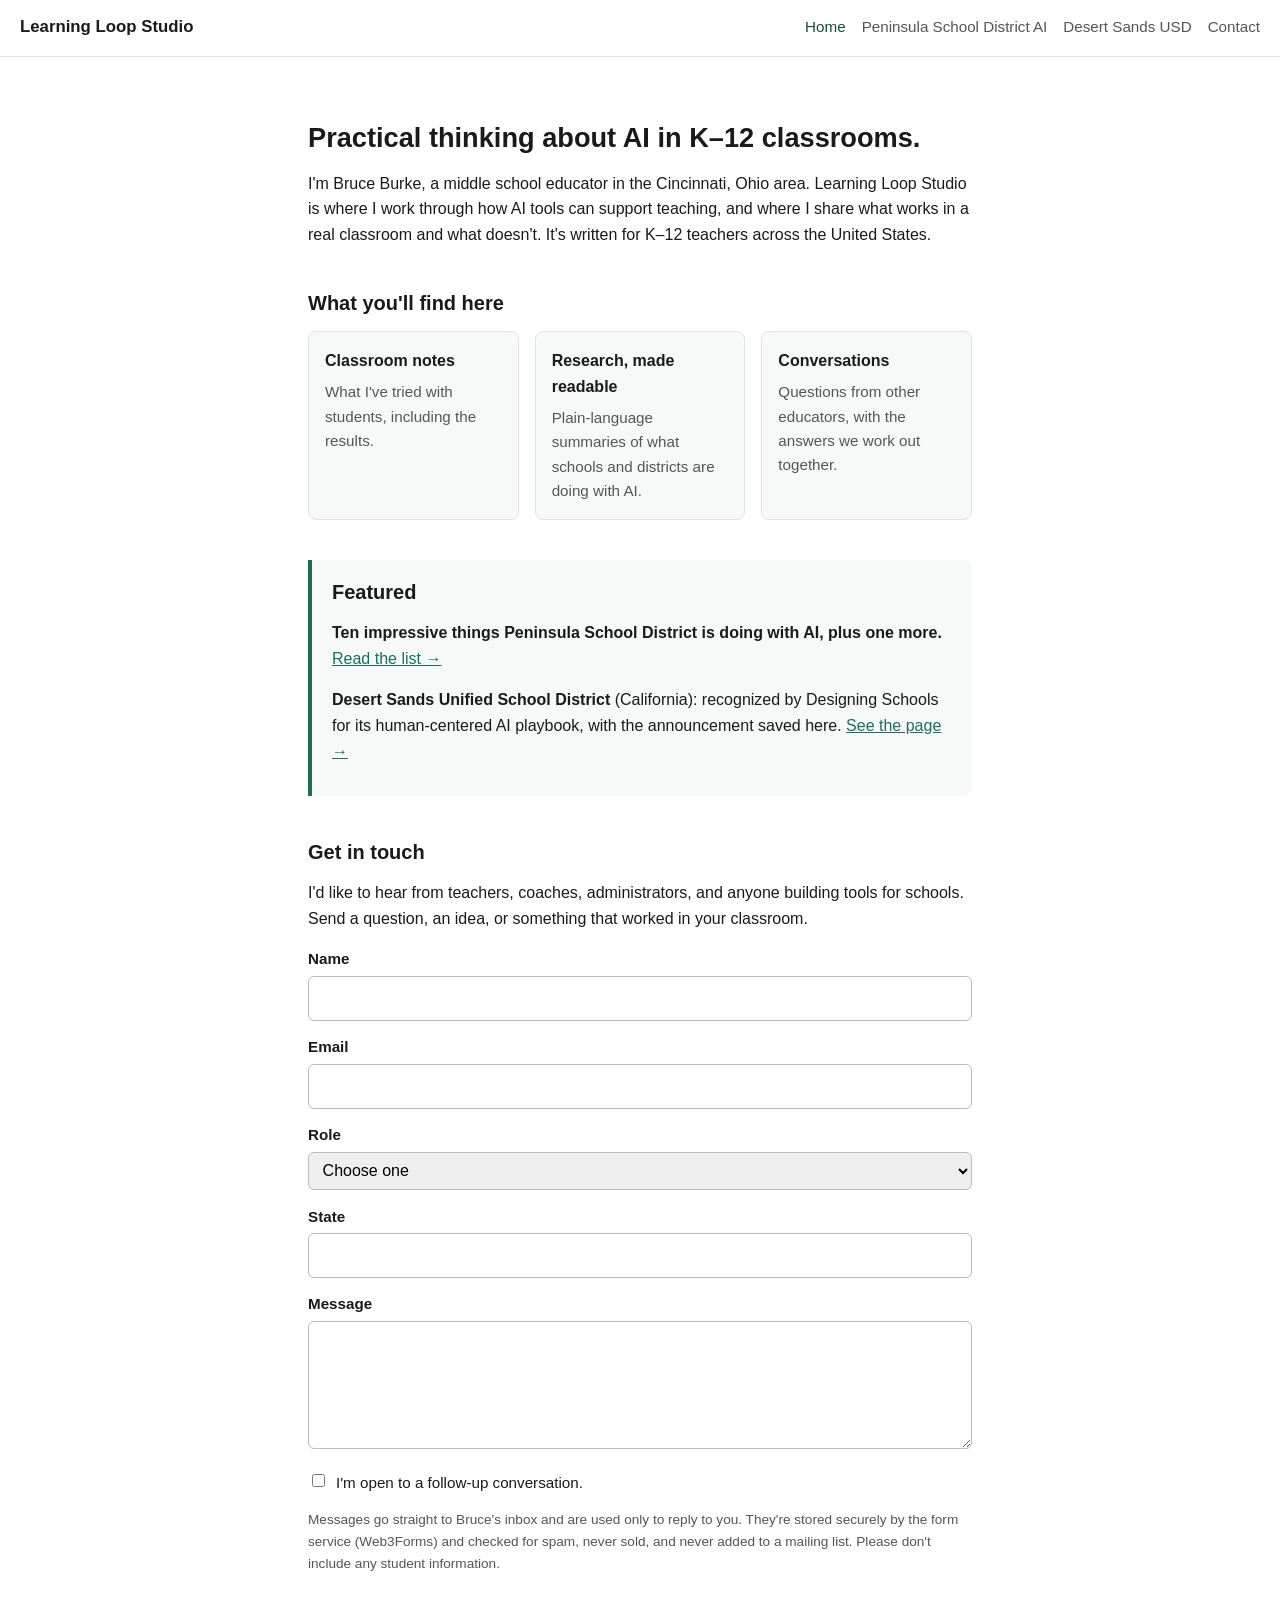
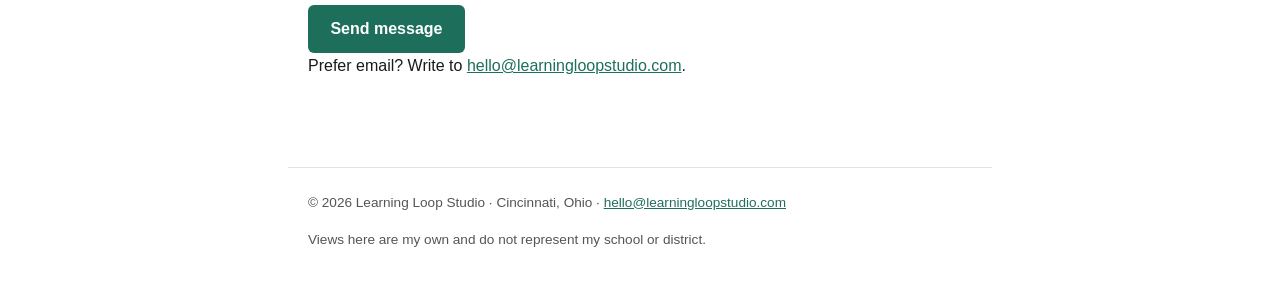
<file: index.html>
<!DOCTYPE html>
<html lang="en">
<head>
<meta charset="utf-8">
<meta name="viewport" content="width=device-width, initial-scale=1">
<title>Learning Loop Studio - Practical thinking about AI in K-12 classrooms</title>
<meta name="description" content="Learning Loop Studio: how AI tools can support teaching, from a middle school educator in the Cincinnati, Ohio area.">
<link rel="stylesheet" href="styles.css">
</head>
<body>

<header class="site-header">
  <a class="site-name" href="/">Learning Loop Studio</a>
  <nav class="site-nav" aria-label="Main">
    <a href="/" aria-current="page">Home</a>
    <a href="/district-ai-benchmark/">Peninsula School District AI</a>
    <a href="/desert-sands-unified/">Desert Sands USD</a>
    <a href="#contact">Contact</a>
  </nav>
</header>

<main>

  <section id="intro">
    <h1>Practical thinking about AI in K&ndash;12 classrooms.</h1>
    <p>I'm Bruce Burke, a middle school educator in the Cincinnati, Ohio area. Learning Loop Studio is where I work through how AI tools can support teaching, and where I share what works in a real classroom and what doesn't. It's written for K&ndash;12 teachers across the United States.</p>
  </section>

  <section id="what-youll-find">
    <h2>What you'll find here</h2>
    <div class="cards">
      <div class="card">
        <h3>Classroom notes</h3>
        <p>What I've tried with students, including the results.</p>
      </div>
      <div class="card">
        <h3>Research, made readable</h3>
        <p>Plain-language summaries of what schools and districts are doing with AI.</p>
      </div>
      <div class="card">
        <h3>Conversations</h3>
        <p>Questions from other educators, with the answers we work out together.</p>
      </div>
    </div>
  </section>

  <section class="featured" id="featured">
    <h2>Featured</h2>
    <p><strong>Ten impressive things Peninsula School District is doing with AI, plus one more.</strong> <a href="/district-ai-benchmark/">Read the list &rarr;</a></p>
    <p><strong>Desert Sands Unified School District</strong> (California): recognized by Designing Schools for its human-centered AI playbook, with the announcement saved here. <a href="/desert-sands-unified/">See the page &rarr;</a></p>
  </section>

  <section id="contact">
    <h2>Get in touch</h2>
    <p>I'd like to hear from teachers, coaches, administrators, and anyone building tools for schools. Send a question, an idea, or something that worked in your classroom.</p>

    <!-- Live form: posts to Web3Forms. Access key is public by design (Web3Forms docs). -->
    <form action="https://api.web3forms.com/submit" method="POST">
      <input type="hidden" name="access_key" value="55a91b27-3839-4c5e-a7f2-6f90789d5168">
      <input type="hidden" name="subject" value="New message from learningloopstudio.com">
      <div>
        <label for="name">Name</label>
        <input type="text" id="name" name="name" required>
      </div>
      <div>
        <label for="email">Email</label>
        <input type="email" id="email" name="email" required>
      </div>
      <div>
        <label for="role">Role</label>
        <select id="role" name="role">
          <option value="">Choose one</option>
          <option>Teacher</option>
          <option>Administrator</option>
          <option>Technology coach</option>
          <option>Developer</option>
          <option>Other</option>
        </select>
      </div>
      <div>
        <label for="state">State</label>
        <input type="text" id="state" name="state">
      </div>
      <div>
        <label for="message">Message</label>
        <textarea id="message" name="message" required></textarea>
      </div>
      <!-- Honeypot: hidden from people, catches bots. Keep hidden at launch. -->
      <div style="position:absolute;left:-9999px" aria-hidden="true">
        <label for="company">Company</label>
        <input type="text" id="company" name="company" tabindex="-1" autocomplete="off">
      </div>
      <div class="checkbox-row">
        <input type="checkbox" id="followup" name="followup">
        <label for="followup">I'm open to a follow-up conversation.</label>
      </div>
      <p class="privacy-note">Messages go straight to Bruce's inbox and are used only to reply to you. They're stored securely by the form service (Web3Forms) and checked for spam, never sold, and never added to a mailing list. Please don't include any student information.</p>
      <button type="submit">Send message</button>
    </form>
    <p>Prefer email? Write to <a href="mailto:hello@learningloopstudio.com">hello@learningloopstudio.com</a>.</p>
  </section>

</main>

<footer class="site-footer">
  <p>&copy; 2026 Learning Loop Studio &middot; Cincinnati, Ohio &middot; <a href="mailto:hello@learningloopstudio.com">hello@learningloopstudio.com</a></p>
  <p>Views here are my own and do not represent my school or district.</p>
</footer>

</body>
</html>
</file>
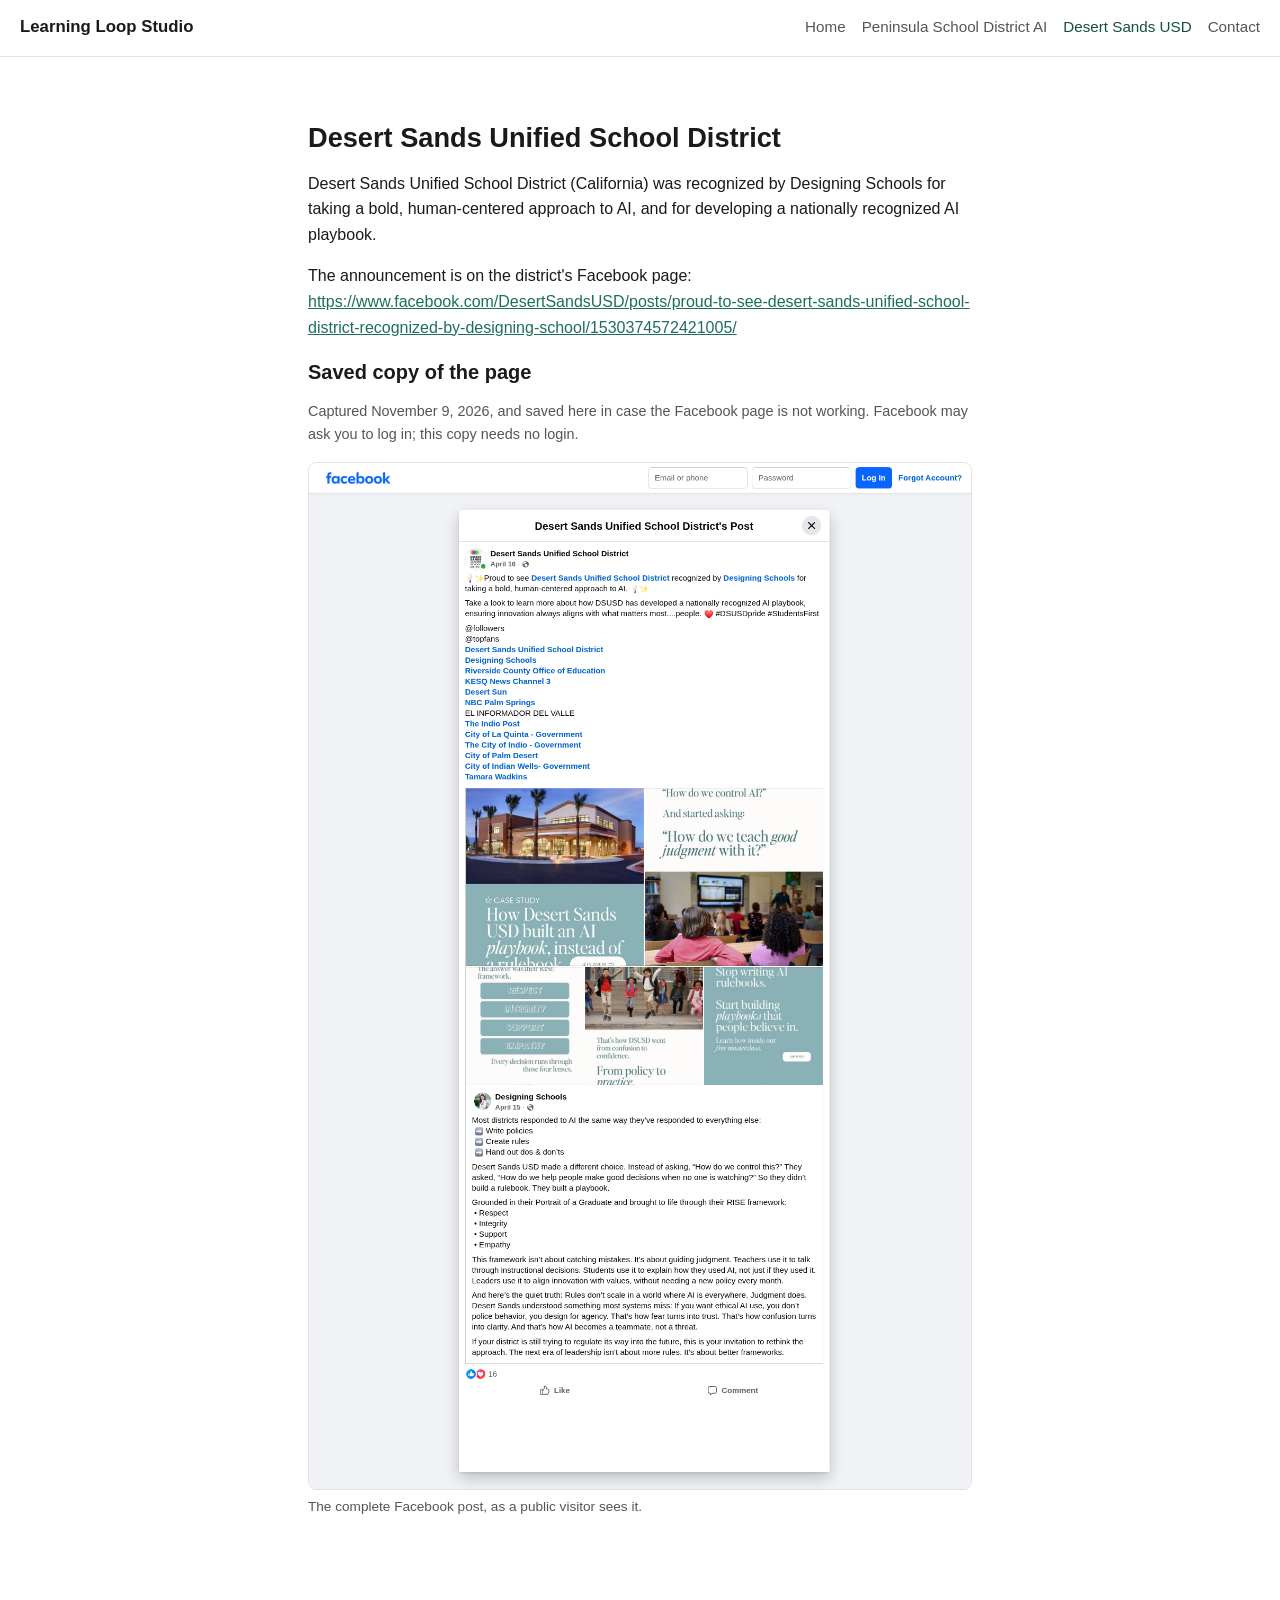
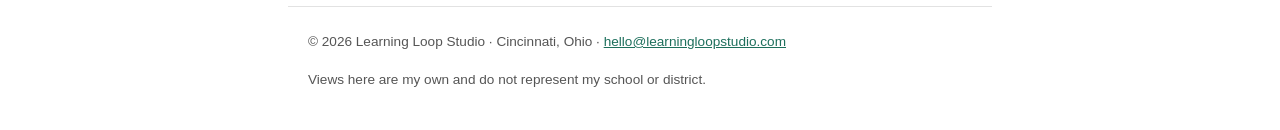
<file: desert-sands-unified/index.html>
<!DOCTYPE html>
<html lang="en">
<head>
<meta charset="utf-8">
<meta name="viewport" content="width=device-width, initial-scale=1">
<title>Desert Sands Unified School District - Learning Loop Studio</title>
<meta name="description" content="Desert Sands Unified School District recognized for its AI playbook: announcement link and saved capture.">
<link rel="stylesheet" href="/styles.css">
</head>
<body>

<header class="site-header">
  <a class="site-name" href="/">Learning Loop Studio</a>
  <nav class="site-nav" aria-label="Main">
    <a href="/">Home</a>
    <a href="/district-ai-benchmark/">Peninsula School District AI</a>
    <a href="/desert-sands-unified/" aria-current="page">Desert Sands USD</a>
    <a href="/#contact">Contact</a>
  </nav>
</header>

<main>

  <section id="desert-sands">
    <h1>Desert Sands Unified School District</h1>
    <p>Desert Sands Unified School District (California) was recognized by Designing Schools for taking a bold, human-centered approach to AI, and for developing a nationally recognized AI playbook.</p>
    <p>The announcement is on the district's Facebook page:<br>
    <a href="https://www.facebook.com/DesertSandsUSD/posts/proud-to-see-desert-sands-unified-school-district-recognized-by-designing-school/1530374572421005/?scrlybrkr">https://www.facebook.com/DesertSandsUSD/posts/proud-to-see-desert-sands-unified-school-district-recognized-by-designing-school/1530374572421005/</a></p>

    <h2>Saved copy of the page</h2>
    <p class="muted">Captured November 9, 2026, and saved here in case the Facebook page is not working. Facebook may ask you to log in; this copy needs no login.</p>
    <figure class="page-capture">
      <img src="/desert-sands-unified/dsusd-fb-post-capture.png" alt="Screenshot of the Desert Sands Unified School District Facebook post from April 16, sharing the Designing Schools recognition of the district's AI playbook, with the full text of the shared post.">
      <figcaption>The complete Facebook post, as a public visitor sees it.</figcaption>
    </figure>
  </section>

</main>

<footer class="site-footer">
  <p>&copy; 2026 Learning Loop Studio &middot; Cincinnati, Ohio &middot; <a href="mailto:hello@learningloopstudio.com">hello@learningloopstudio.com</a></p>
  <p>Views here are my own and do not represent my school or district.</p>
</footer>

</body>
</html>
</file>
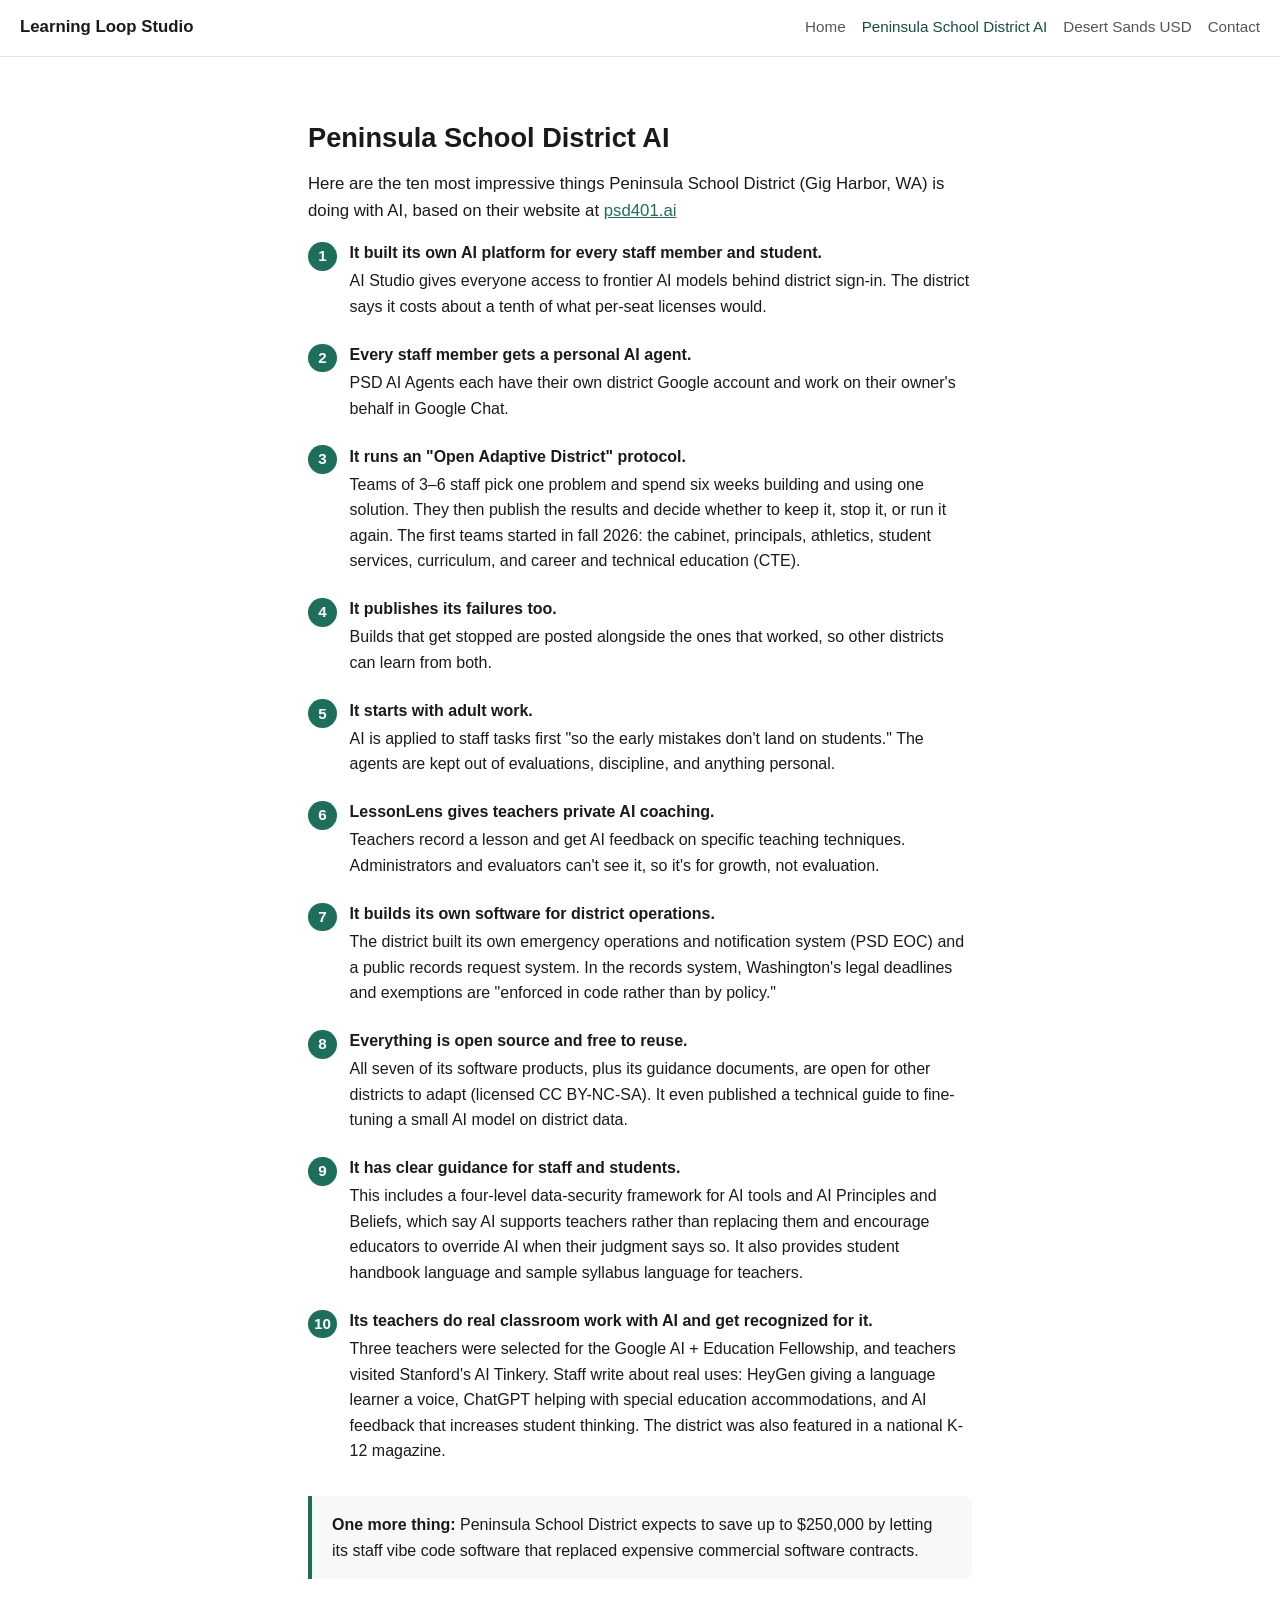
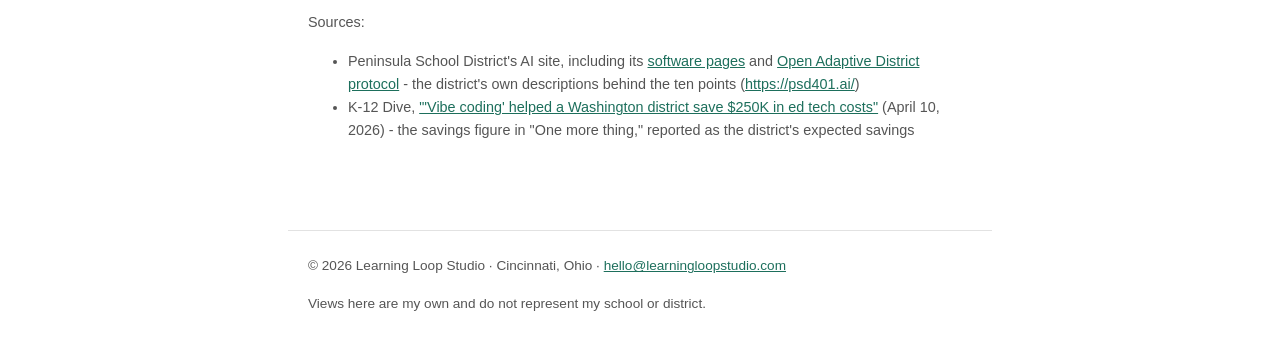
<file: district-ai-benchmark/index.html>
<!DOCTYPE html>
<html lang="en">
<head>
<meta charset="utf-8">
<meta name="viewport" content="width=device-width, initial-scale=1">
<title>Peninsula School District AI - Learning Loop Studio</title>
<meta name="description" content="Ten impressive things Peninsula School District (Gig Harbor, WA) is doing with AI, based on psd401.ai.">
<link rel="stylesheet" href="/styles.css">
</head>
<body>

<header class="site-header">
  <a class="site-name" href="/">Learning Loop Studio</a>
  <nav class="site-nav" aria-label="Main">
    <a href="/">Home</a>
    <a href="/district-ai-benchmark/" aria-current="page">Peninsula School District AI</a>
    <a href="/desert-sands-unified/">Desert Sands USD</a>
    <a href="/#contact">Contact</a>
  </nav>
</header>

<main>

  <section id="peninsula-top-ten">
    <h1>Peninsula School District AI</h1>
    <p class="intro">Here are the ten most impressive things Peninsula School District (Gig Harbor, WA) is doing with AI, based on their website at <a href="https://psd401.ai/">psd401.ai</a></p>

    <ol class="impressive-list">
      <li>
        <strong>It built its own AI platform for every staff member and student.</strong>
        AI Studio gives everyone access to frontier AI models behind district sign-in. The district says it costs about a tenth of what per-seat licenses would.
      </li>
      <li>
        <strong>Every staff member gets a personal AI agent.</strong>
        PSD AI Agents each have their own district Google account and work on their owner's behalf in Google Chat.
      </li>
      <li>
        <strong>It runs an "Open Adaptive District" protocol.</strong>
        Teams of 3&ndash;6 staff pick one problem and spend six weeks building and using one solution. They then publish the results and decide whether to keep it, stop it, or run it again. The first teams started in fall 2026: the cabinet, principals, athletics, student services, curriculum, and career and technical education (CTE).
      </li>
      <li>
        <strong>It publishes its failures too.</strong>
        Builds that get stopped are posted alongside the ones that worked, so other districts can learn from both.
      </li>
      <li>
        <strong>It starts with adult work.</strong>
        AI is applied to staff tasks first "so the early mistakes don't land on students." The agents are kept out of evaluations, discipline, and anything personal.
      </li>
      <li>
        <strong>LessonLens gives teachers private AI coaching.</strong>
        Teachers record a lesson and get AI feedback on specific teaching techniques. Administrators and evaluators can't see it, so it's for growth, not evaluation.
      </li>
      <li>
        <strong>It builds its own software for district operations.</strong>
        The district built its own emergency operations and notification system (PSD EOC) and a public records request system. In the records system, Washington's legal deadlines and exemptions are "enforced in code rather than by policy."
      </li>
      <li>
        <strong>Everything is open source and free to reuse.</strong>
        All seven of its software products, plus its guidance documents, are open for other districts to adapt (licensed CC BY-NC-SA). It even published a technical guide to fine-tuning a small AI model on district data.
      </li>
      <li>
        <strong>It has clear guidance for staff and students.</strong>
        This includes a four-level data-security framework for AI tools and AI Principles and Beliefs, which say AI supports teachers rather than replacing them and encourage educators to override AI when their judgment says so. It also provides student handbook language and sample syllabus language for teachers.
      </li>
      <li>
        <strong>Its teachers do real classroom work with AI and get recognized for it.</strong>
        Three teachers were selected for the Google AI + Education Fellowship, and teachers visited Stanford's AI Tinkery. Staff write about real uses: HeyGen giving a language learner a voice, ChatGPT helping with special education accommodations, and AI feedback that increases student thinking. The district was also featured in a national K-12 magazine.
      </li>
    </ol>

    <div class="bonus">
      <p><strong>One more thing:</strong> Peninsula School District expects to save up to $250,000 by letting its staff vibe code software that replaced expensive commercial software contracts.</p>
    </div>

    <div class="source-line">
      <p>Sources:</p>
      <ul>
        <li>Peninsula School District's AI site, including its <a href="https://psd401.ai/software">software pages</a> and <a href="https://psd401.ai/open-adaptive-district/start-here">Open Adaptive District protocol</a> - the district's own descriptions behind the ten points (<a href="https://psd401.ai/">https://psd401.ai/</a>)</li>
        <li>K-12 Dive, <a href="https://www.k12dive.com/news/vibe-coding-helped-a-washington-district-save-250k-in-ed-tech-costs/816993/">"'Vibe coding' helped a Washington district save $250K in ed tech costs"</a> (April 10, 2026) - the savings figure in "One more thing," reported as the district's expected savings</li>
      </ul>
    </div>
  </section>

</main>

<footer class="site-footer">
  <p>&copy; 2026 Learning Loop Studio &middot; Cincinnati, Ohio &middot; <a href="mailto:hello@learningloopstudio.com">hello@learningloopstudio.com</a></p>
  <p>Views here are my own and do not represent my school or district.</p>
</footer>

</body>
</html>
</file>
<file: styles.css>
/* Learning Loop Studio - prototype stylesheet
   One accent color, system font stack, mobile-first, white background. */
:root {
  --accent: #1d6f5c;
  --accent-dark: #14503f;
  --text: #1a1a1a;
  --muted: #555;
  --line: #e2e2e2;
  --card-bg: #f7f9f8;
}
* { box-sizing: border-box; }
body {
  margin: 0;
  font-family: -apple-system, BlinkMacSystemFont, "Segoe UI", Roboto, Helvetica, Arial, sans-serif;
  color: var(--text);
  background: #fff;
  line-height: 1.6;
}
a { color: var(--accent); }
a:hover { color: var(--accent-dark); }

.site-header {
  border-bottom: 1px solid var(--line);
  padding: 0.9rem 1.25rem;
  display: flex;
  flex-wrap: wrap;
  align-items: baseline;
  gap: 0.25rem 1rem;
}
.site-name {
  font-weight: 700;
  font-size: 1.05rem;
  color: var(--text);
  text-decoration: none;
  margin-right: auto;
}
.site-nav a {
  color: var(--muted);
  text-decoration: none;
  margin-left: 1rem;
  font-size: 0.95rem;
}
.site-nav a:hover, .site-nav a[aria-current="page"] { color: var(--accent-dark); }

main {
  max-width: 44rem;
  margin: 0 auto;
  padding: 1.5rem 1.25rem 3rem;
}
section { margin: 2.5rem 0; }
h1 { font-size: 1.7rem; line-height: 1.25; margin: 0 0 1rem; }
h2 { font-size: 1.25rem; margin: 0 0 0.75rem; }
p { margin: 0 0 1rem; }

.cards {
  display: grid;
  gap: 1rem;
  grid-template-columns: 1fr;
}
@media (min-width: 640px) {
  .cards { grid-template-columns: repeat(3, 1fr); }
}
.card {
  background: var(--card-bg);
  border: 1px solid var(--line);
  border-radius: 8px;
  padding: 1rem;
}
.card h3 { margin: 0 0 0.4rem; font-size: 1rem; }
.card p { margin: 0; font-size: 0.95rem; color: var(--muted); }

.featured {
  border-left: 4px solid var(--accent);
  background: var(--card-bg);
  padding: 1rem 1.25rem;
  border-radius: 0 8px 8px 0;
}

form { display: grid; gap: 0.9rem; }
label { font-weight: 600; font-size: 0.95rem; display: block; margin-bottom: 0.25rem; }
input[type="text"], input[type="email"], select, textarea {
  width: 100%;
  padding: 0.55rem 0.6rem;
  border: 1px solid #bbb;
  border-radius: 6px;
  font: inherit;
}
textarea { min-height: 8rem; }
.checkbox-row { display: flex; gap: 0.5rem; align-items: flex-start; }
.checkbox-row label { font-weight: 400; margin: 0; }
.privacy-note { font-size: 0.85rem; color: var(--muted); }
button[type="submit"] {
  background: var(--accent);
  color: #fff;
  border: 0;
  border-radius: 6px;
  padding: 0.7rem 1.4rem;
  font: inherit;
  font-weight: 600;
  cursor: pointer;
  justify-self: start;
}
button[type="submit"]:hover { background: var(--accent-dark); }

.site-footer {
  border-top: 1px solid var(--line);
  padding: 1.5rem 1.25rem;
  font-size: 0.85rem;
  color: var(--muted);
  max-width: 44rem;
  margin: 0 auto;
}
button[type="submit"]:disabled {
  background: #9db8b0;
  cursor: not-allowed;
}

/* Benchmark page */
.byline { color: var(--muted); font-size: 0.9rem; margin-top: -0.5rem; }
.muted { color: var(--muted); font-size: 0.9rem; }
.table-wrap { overflow-x: auto; margin: 1rem 0; }
table {
  border-collapse: collapse;
  width: 100%;
  font-size: 0.92rem;
}
th, td {
  border: 1px solid var(--line);
  padding: 0.5rem 0.65rem;
  text-align: left;
  vertical-align: top;
}
thead th { background: #f3f6f5; font-weight: 600; }
tbody tr:nth-child(even) { background: #fafbfa; }
main section { margin-bottom: 2.5rem; }

table.comparison { font-size: 0.8rem; table-layout: fixed; }
table.comparison th, table.comparison td { padding: 0.35rem 0.45rem; overflow-wrap: break-word; }

@media (max-width: 720px) {
  table.comparison { table-layout: auto; width: 860px; font-size: 0.85rem; }
}

.site-nav { display: flex; flex-wrap: wrap; }
.site-nav a { white-space: nowrap; }

/* Peninsula top-ten page */
.intro { font-size: 1.05rem; }
.impressive-list { padding-left: 0; list-style: none; counter-reset: item; }
.impressive-list li {
  counter-increment: item;
  margin-bottom: 1.4rem;
  padding-left: 2.6rem;
  position: relative;
}
.impressive-list li::before {
  content: counter(item);
  position: absolute;
  left: 0;
  top: 0.1rem;
  width: 1.8rem;
  height: 1.8rem;
  border-radius: 50%;
  background: var(--accent);
  color: #fff;
  font-weight: 700;
  font-size: 0.95rem;
  display: flex;
  align-items: center;
  justify-content: center;
}
.impressive-list strong { display: block; margin-bottom: 0.15rem; }
.bonus {
  border-left: 4px solid var(--accent);
  background: var(--card-bg);
  padding: 1rem 1.25rem;
  border-radius: 0 8px 8px 0;
  margin: 2rem 0;
}
.bonus p { margin: 0; }
.source-line { color: var(--muted); font-size: 0.9rem; }

.page-capture { margin: 1rem 0; }
.page-capture img {
  width: 100%;
  max-width: 44rem;
  border: 1px solid var(--line);
  border-radius: 8px;
  display: block;
}
.page-capture figcaption { color: var(--muted); font-size: 0.85rem; margin-top: 0.4rem; }
</file>
